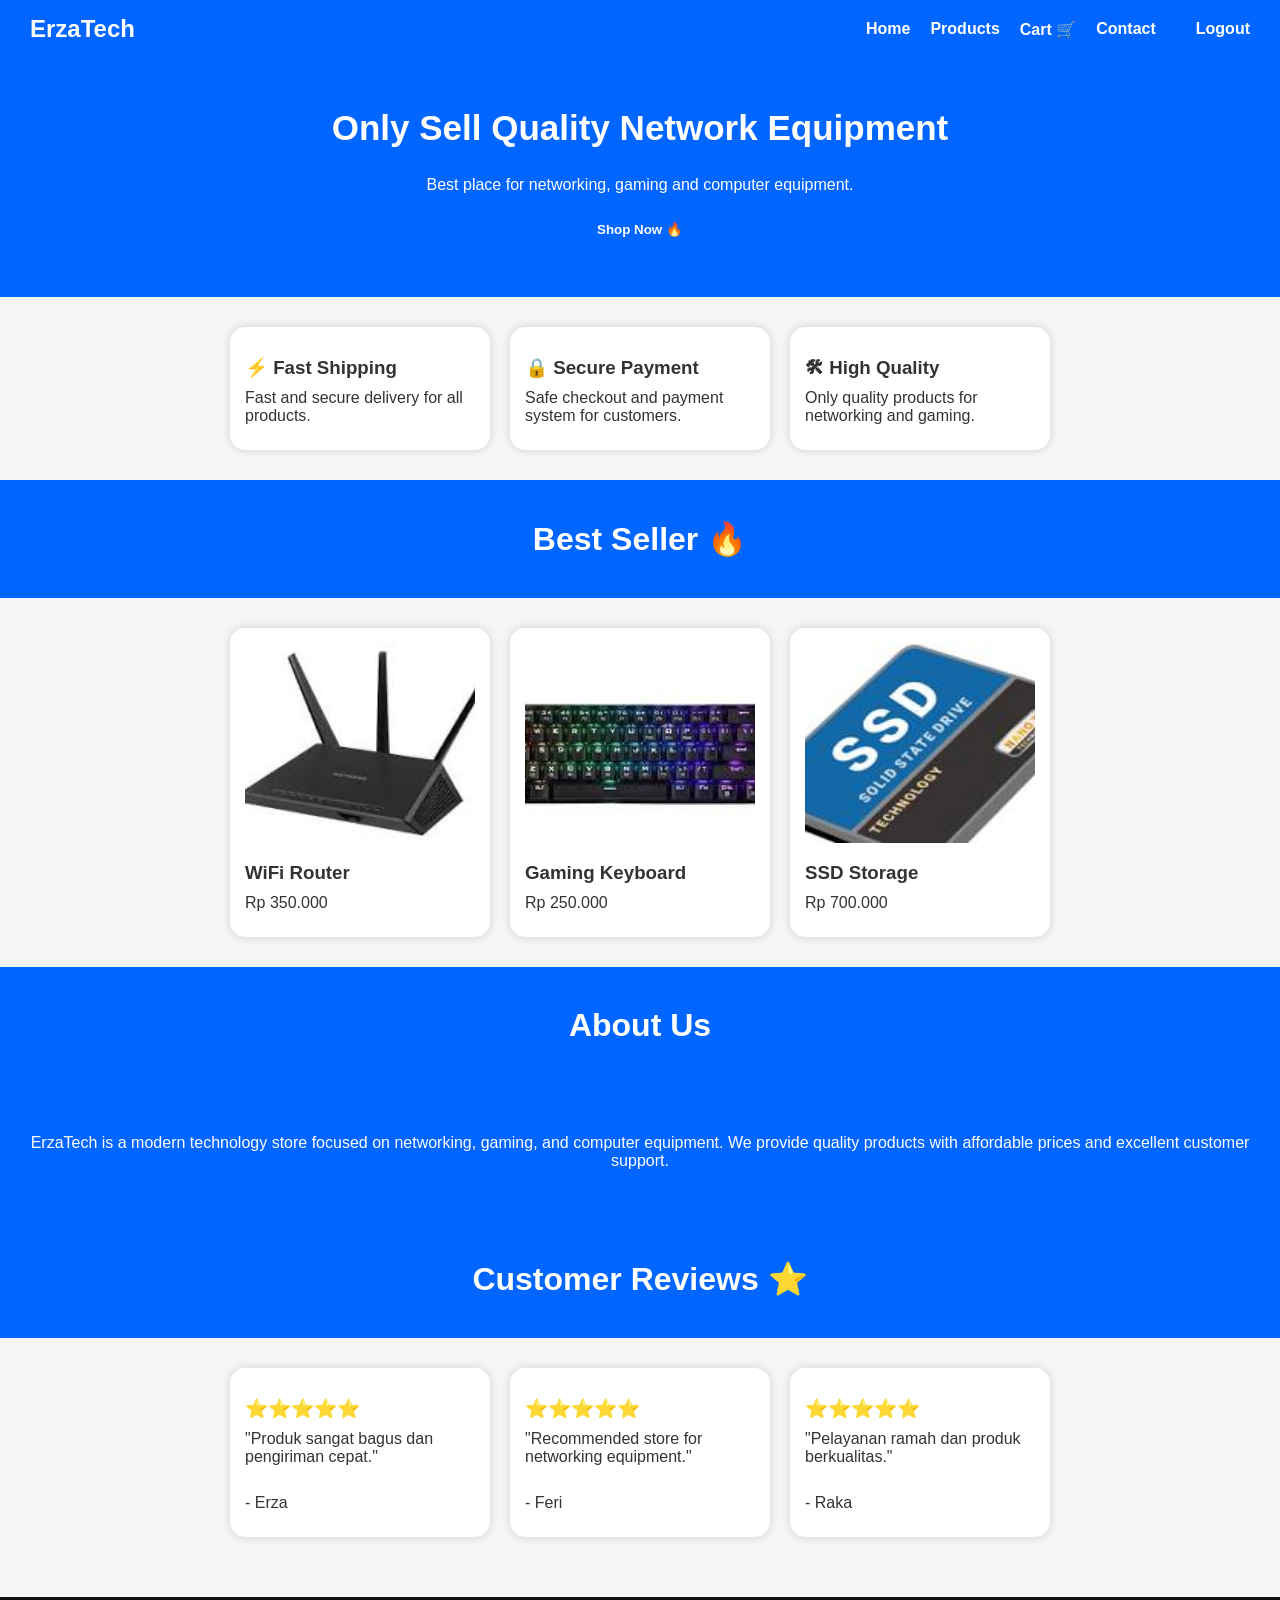
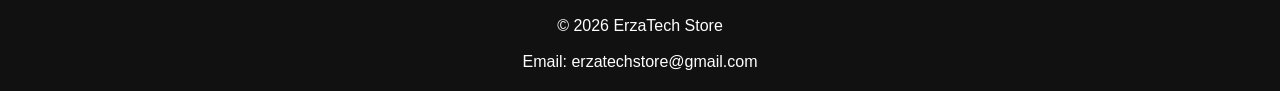
<file: index.html>
<!DOCTYPE html> <html lang="en"> <head>  <meta charset="UTF-8">  <meta name="viewport" content="width=device-width, initial-scale=1.0">  <title>ErzaTech</title>  <link rel="stylesheet" href="style.css">  </head> <body>  <nav>  <h1>ErzaTech</h1>  <ul>  <li><a href="index.html">Home</a></li>  <li><a href="products.html">Products</a></li>  <li><a href="cart.html">Cart 🛒</a></li>  <li><a href="contact.html">Contact</a></li>  <li id="welcomeUser"></li>  <li>  <a href="#" onclick="logout()">  Logout  </a>  </li>  </ul>  </nav>  <section class="hero">  <h2>  Only Sell Quality Network Equipment  </h2>  <br>  <p>  Best place for networking, gaming and computer equipment.  </p>  <br>  <a href="products.html">  <button>  Shop Now 🔥  </button>  </a>  </section>  <section class="products">  <div class="card">  <h3>⚡ Fast Shipping</h3>  <p>  Fast and secure delivery for all products.  </p>  </div>  <div class="card">  <h3>🔒 Secure Payment</h3>  <p>  Safe checkout and payment system for customers.  </p>  </div>  <div class="card">  <h3>🛠 High Quality</h3>  <p>  Only quality products for networking and gaming.  </p>  </div>  </section>  <header>  <h1>Best Seller 🔥</h1>  </header>  <section class="products">  <div class="card">  <img src="images/router.jpg">  <h3>WiFi Router</h3>  <p>Rp 350.000</p>  </div>  <div class="card">  <img src="images/keyboard.jpg">  <h3>Gaming Keyboard</h3>  <p>Rp 250.000</p>  </div>  <div class="card">  <img src="images/ssd.jpg">  <h3>SSD Storage</h3>  <p>Rp 700.000</p>  </div>  </section>  <header>  <h1>About Us</h1>  </header>  <section class="hero">  <p>  ErzaTech is a modern technology store focused on networking, gaming, and computer equipment.  We provide quality products with affordable prices and excellent customer support.  </p>  </section>  <header>  <h1>Customer Reviews ⭐</h1>  </header>  <section class="products">  <div class="card">  <h3>⭐⭐⭐⭐⭐</h3>  <p>  "Produk sangat bagus dan pengiriman cepat."  </p>  <br>  <p>- Erza</p>  </div>  <div class="card">  <h3>⭐⭐⭐⭐⭐</h3>  <p>  "Recommended store for networking equipment."  </p>  <br>  <p>- Feri</p>  </div>  <div class="card">  <h3>⭐⭐⭐⭐⭐</h3>  <p>  "Pelayanan ramah dan produk berkualitas."  </p>  <br>  <p>- Raka</p>  </div>  </section>  <footer>  <p>  © 2026 ErzaTech Store  </p>  <br>  <p>  Email: erzatechstore@gmail.com  </p>  </footer>  <script>  let user = localStorage.getItem( "loggedInUser" );  if(user){  document.getElementById( "welcomeUser" ).innerHTML =  "👋 " + user;  }  function logout(){  localStorage.removeItem( "loggedInUser" );  window.location.href = "login.html";  }  </script>  </body> </html>
</file>
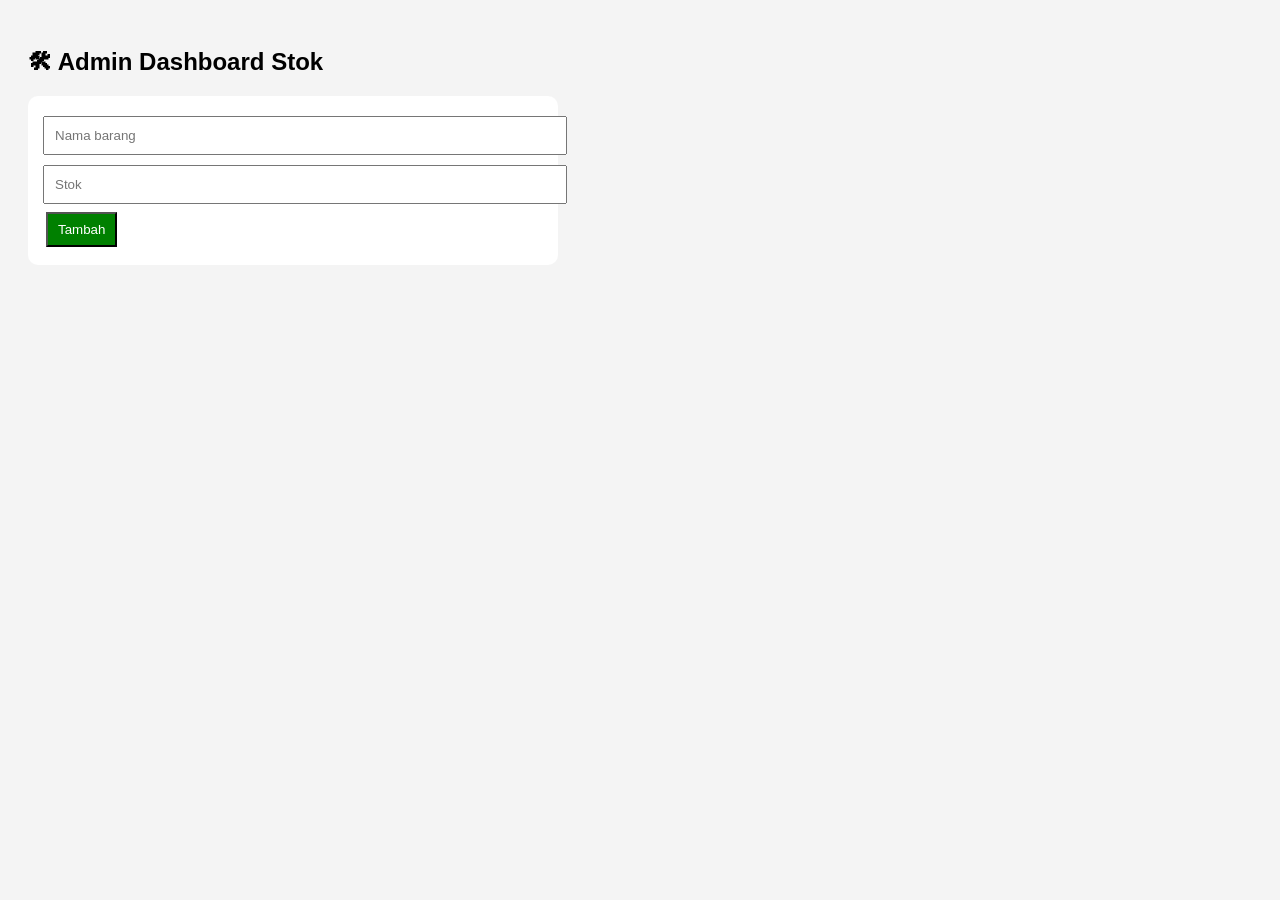
<file: admin.html>
<!DOCTYPE html> <html> <head>   <title>Admin Dashboard</title>    <style>     body {       font-family: Arial;       background: #f4f4f4;       padding: 20px;     }      .box {       background: white;       padding: 15px;       border-radius: 10px;       max-width: 500px;       margin-bottom: 20px;     }      input {       width: 100%;       padding: 10px;       margin: 5px 0;     }      button {       padding: 8px 10px;       margin: 3px;       cursor: pointer;     }      .item {       background: white;       padding: 10px;       margin: 10px 0;       border-radius: 8px;     }      .btn-add { background: green; color: white; }     .btn-del { background: red; color: white; }   </style> </head>  <body>    <h2>🛠 Admin Dashboard Stok</h2>    <div class="box">     <input id="nama" placeholder="Nama barang">     <input id="stok" type="number" placeholder="Stok">     <button class="btn-add" onclick="tambahBarang()">Tambah</button>   </div>    <div id="list"></div>  <script> function getData(){   return JSON.parse(localStorage.getItem("barang")) || []; }  function saveData(data){   localStorage.setItem("barang", JSON.stringify(data)); }  function tampil(){   let data = getData();   let html = "";    data.forEach((item,i)=>{     html += `       <div class="item">         <b>${item.nama}</b><br>         Stok: ${item.stok}<br><br>          <button onclick="tambahStok(${i})">+</button>         <button onclick="kurangStok(${i})">-</button>         <button class="btn-del" onclick="hapus(${i})">hapus</button>       </div>     `;   });    document.getElementById("list").innerHTML = html; }  function tambahBarang(){   let nama = document.getElementById("nama").value;   let stok = parseInt(document.getElementById("stok").value);    if(!nama || isNaN(stok)) return alert("Isi benar!");    let data = getData();   data.push({nama, stok});   saveData(data);   tampil(); }  function tambahStok(i){   let data = getData();   data[i].stok++;   saveData(data);   tampil(); }  function kurangStok(i){   let data = getData();   if(data[i].stok > 0) data[i].stok--;   saveData(data);   tampil(); }  function hapus(i){   let data = getData();   data.splice(i,1);   saveData(data);   tampil(); }  tampil(); </script>  </body> </html>
</file>
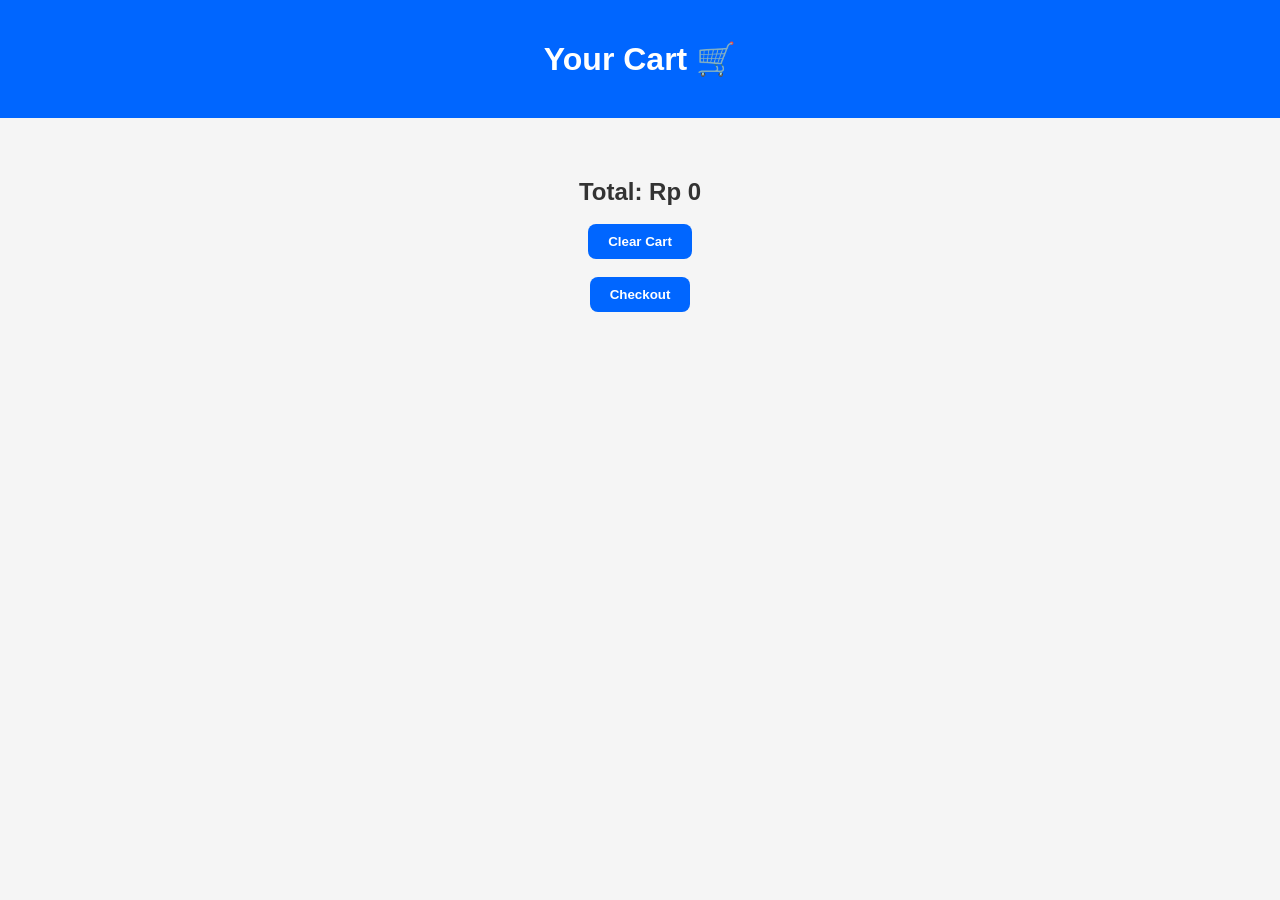
<file: cart.html>
<!DOCTYPE html> <html lang="en"> <head>  <meta charset="UTF-8">  <meta name="viewport" content="width=device-width, initial-scale=1.0">  <title>Cart - ErzaTech</title>  <link rel="stylesheet" href="style.css">  </head> <body>  <header>  <h1>Your Cart 🛒</h1>  </header>  <section class="products" id="cart-items">  </section>  <div style=" text-align:center; margin-bottom:30px; ">  <h2 id="total-price">  Total: Rp 0  </h2>  <br>  <button onclick="clearCart()">  Clear Cart  </button>  <br><br>  <button onclick="checkout()">  Checkout  </button>  </div>  <script>  let cart = JSON.parse(localStorage.getItem("cart")) || [];  let cartContainer = document.getElementById("cart-items");  let total = 0;  function convertPrice(price){  return Number( price.replace(/[^0-9]/g, "") );  }  function displayCart(){  cartContainer.innerHTML = "";  total = 0;  cart.forEach((product, index) => {  total += convertPrice(product.price);  cartContainer.innerHTML += `  <div class="card">  <img src="${product.image}" style=" width:100%; height:200px; object-fit:cover; ">  <h3>${product.name}</h3>  <p>${product.price}</p>  <button onclick="removeProduct(${index})">  Remove  </button>  </div>  `;  });  document.getElementById("total-price") .innerText = "Total: Rp " + total.toLocaleString("id-ID");  }  function removeProduct(index){  cart.splice(index, 1);  localStorage.setItem( "cart", JSON.stringify(cart) );  displayCart();  }  function clearCart(){  localStorage.removeItem("cart");  cart = [];  displayCart();  }  function checkout(){  window.location.href = "checkout.html";  }  displayCart();  </script>  </body> </html>
</file>
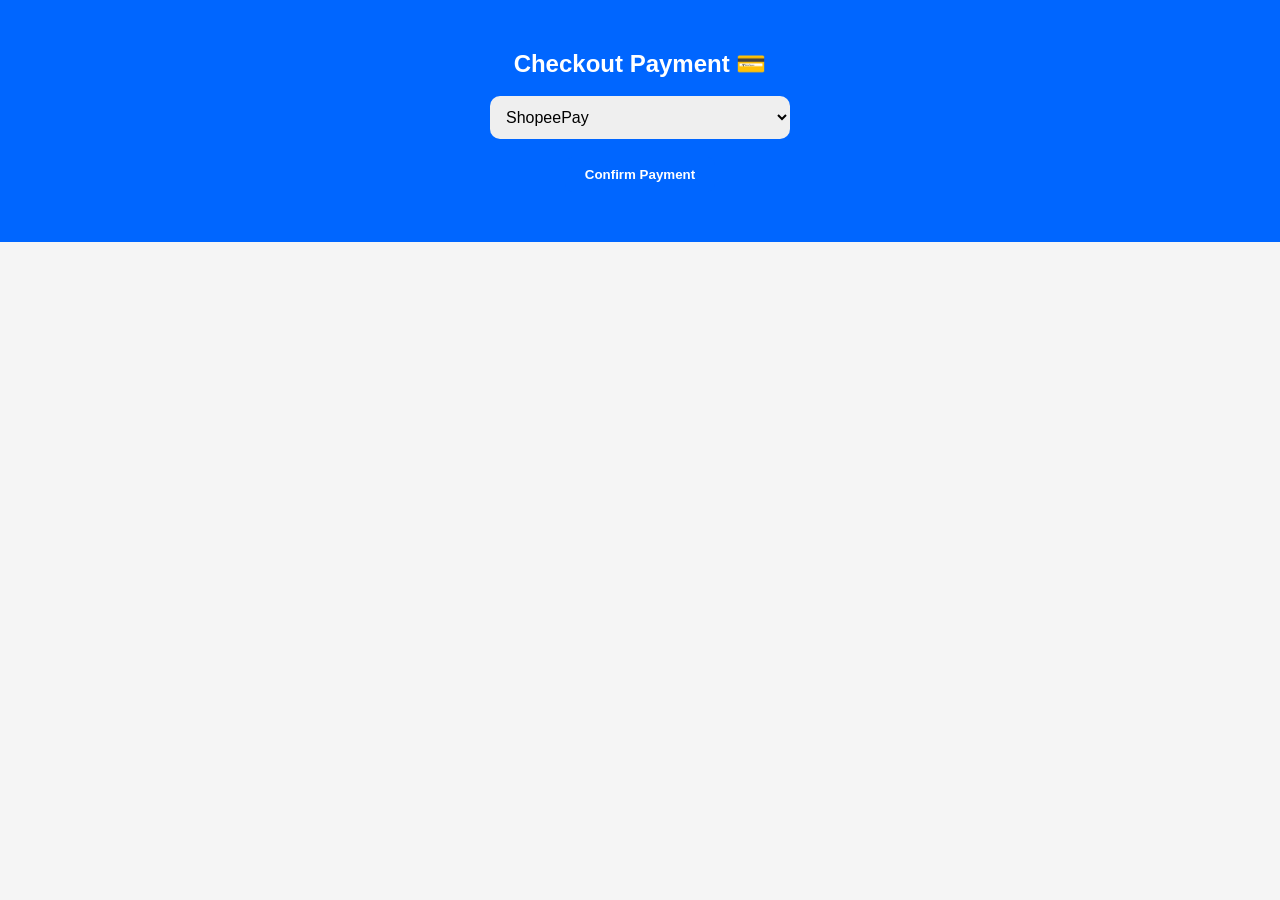
<file: checkout.html>
<!DOCTYPE html> <html lang="en"> <head>  <meta charset="UTF-8">  <meta name="viewport" content="width=device-width, initial-scale=1.0">  <title>Checkout</title>  <link rel="stylesheet" href="style.css">  </head> <body>  <section class="hero">  <h1>Checkout Payment 💳</h1>  <br>  <select id="payment-method" class="search-bar">  <option> ShopeePay </option>  <option> DANA </option>  <option> OVO </option>  <option> Bank Transfer </option>  </select>  <br><br>  <button onclick="confirmPayment()">  Confirm Payment  </button>  </section>  <script>  function confirmPayment(){  let cart = JSON.parse(localStorage.getItem("cart")) || [];  let orders = JSON.parse(localStorage.getItem("orders")) || [];  cart.forEach((product) => {  product.status = "Pending 📦";  orders.push(product);  });  localStorage.setItem( "orders", JSON.stringify(orders) );  localStorage.removeItem("cart");  window.location.href = "success.html";  }  </script>  </body> </html>
</file>
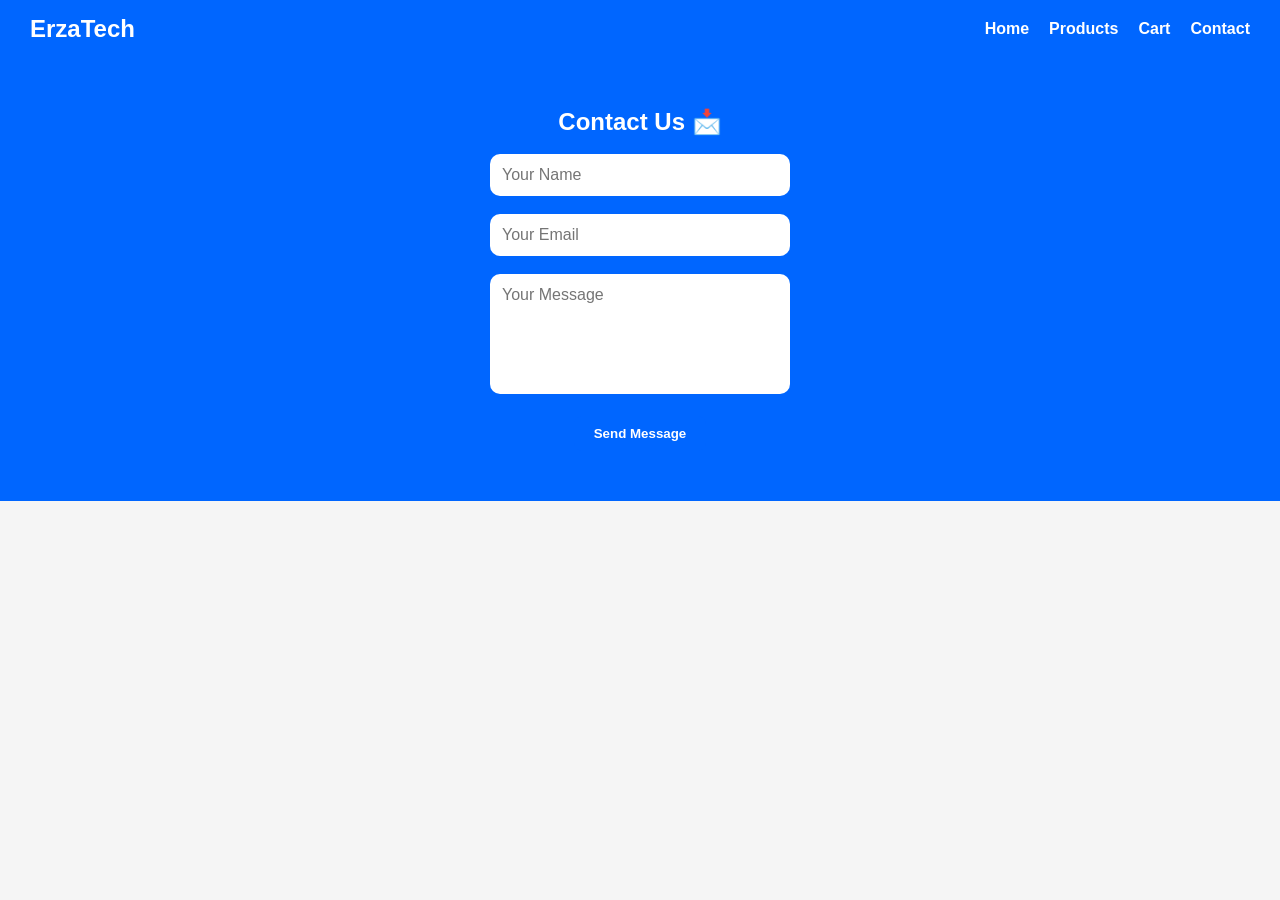
<file: contact.html>
<!DOCTYPE html> <html lang="en"> <head>  <meta charset="UTF-8">  <meta name="viewport" content="width=device-width, initial-scale=1.0">  <title>Contact - ErzaTech</title>  <link rel="stylesheet" href="style.css">  </head> <body>  <nav>  <h1>ErzaTech</h1>  <ul>  <li><a href="index.html">Home</a></li>  <li><a href="products.html">Products</a></li>  <li><a href="cart.html">Cart</a></li>  <li><a href="contact.html">Contact</a></li>  </ul>  </nav>  <section class="hero">  <h1>Contact Us 📩</h1>  <br>  <input type="text" id="name" placeholder="Your Name" class="search-bar">  <br><br>  <input type="email" id="email" placeholder="Your Email" class="search-bar">  <br><br>  <textarea id="message" placeholder="Your Message" style=" width:300px; max-width:90%; height:120px; padding:12px; border:none; border-radius:10px; resize:none; font-size:16px; "></textarea>  <br><br>  <button onclick="sendEmail()">  Send Message  </button>  </section>  <script>  function sendEmail(){  let name = document.getElementById("name").value;  let email = document.getElementById("email").value;  let message = document.getElementById("message").value;  let subject = "Message From ErzaTech Website";  let body =  "Name: " + name +  "%0D%0AEmail: " + email +  "%0D%0A%0D%0AMessage:%0D%0A" +  message;  window.location.href =  "mailto:raffaraditya141@gmail.com?subject="  + subject +  "&body=" + body;  }  </script>  </body> </html>
</file>
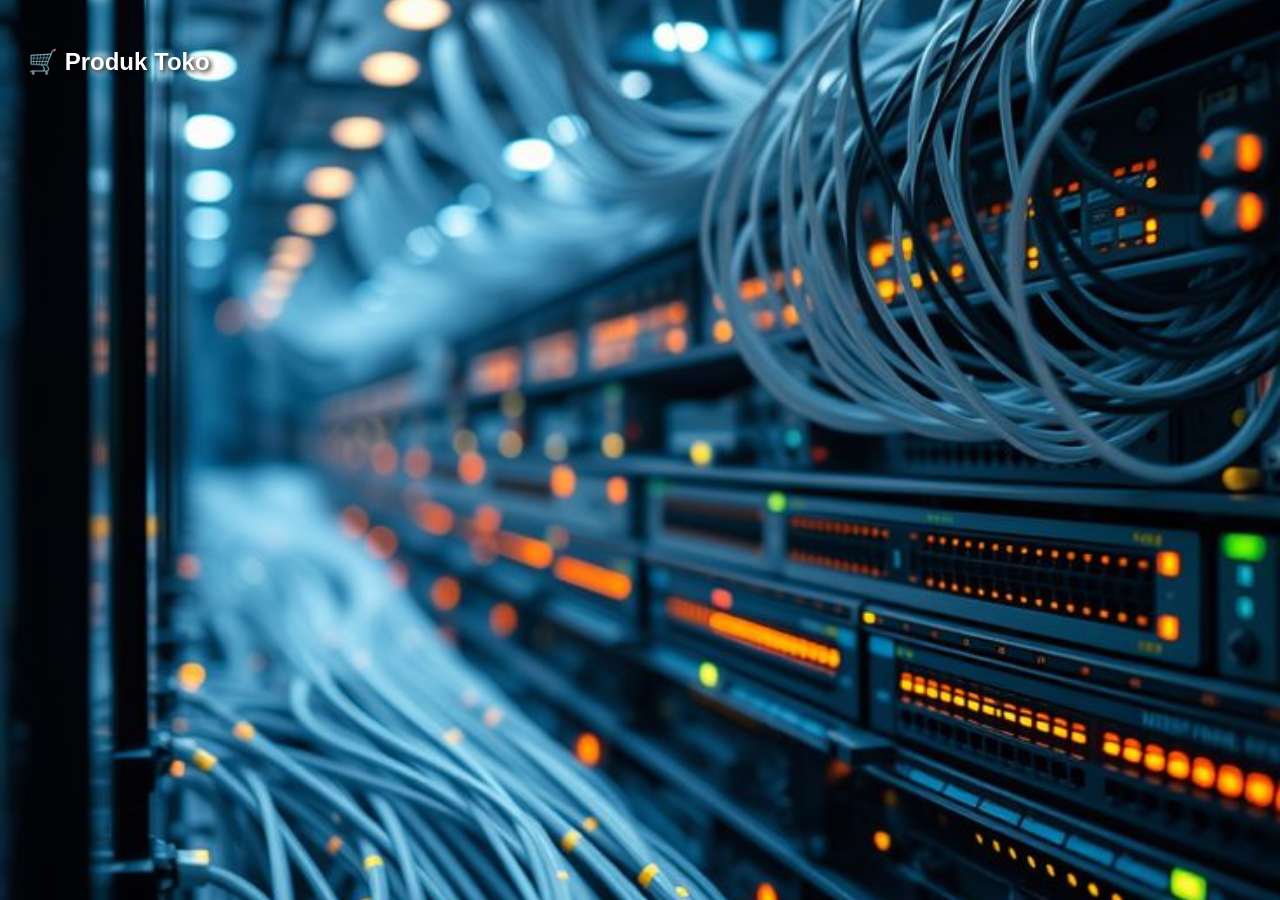
<file: home.html>
<!DOCTYPE html> <html> <head>   <title>Toko Online</title>    <style>     body {       font-family: Arial;        /* BACKGROUND GAMBAR */       background-image: url('bg.jpg');       background-size: cover;       background-position: center;       background-repeat: no-repeat;       background-attachment: fixed;        padding: 20px;     }      h2 {       color: white;       text-shadow: 2px 2px 5px black;     }      .grid {       display: grid;       grid-template-columns: repeat(2, 1fr);       gap: 10px;     }      .card {       background: rgba(255,255,255,0.95);       padding: 10px;       border-radius: 10px;       cursor: pointer;       box-shadow: 0 2px 5px rgba(0,0,0,0.3);     }      .card img {       width: 100%;       border-radius: 10px;     }      button {       background: #007bff;       color: white;       border: none;       padding: 8px;       width: 100%;       margin-top: 10px;       border-radius: 5px;       cursor: pointer;     }      button:disabled {       background: gray;     }      /* POPUP */     .popup {       display: none;       position: fixed;       top: 0;       left: 0;        width: 100%;       height: 100%;        background: rgba(0,0,0,0.6);        justify-content: center;       align-items: center;     }      .popup-content {       background: white;       padding: 15px;       width: 80%;       border-radius: 10px;     }      .close {       float: right;       font-size: 20px;       cursor: pointer;     }      .review {       background: #eee;       padding: 5px;       margin-top: 5px;       border-radius: 5px;     }   </style> </head>  <body>  <h2>🛒 Produk Toko</h2>  <div class="grid" id="produk"></div>  <!-- POPUP --> <div class="popup" id="popup">    <div class="popup-content">      <span class="close" onclick="tutupPopup()">✖</span>      <img id="pImg" style="width:100%; border-radius:10px;">      <h3 id="pName"></h3>      <p id="pDesc"></p>      <h4>⭐ Review</h4>      <div id="pReview"></div>    </div>  </div>  <script>  function getData(){   return JSON.parse(localStorage.getItem("barang")) || []; }  function saveData(data){   localStorage.setItem("barang", JSON.stringify(data)); }  function tampil(){    let data = getData();    let html = "";    data.forEach((item,i)=>{      let disabled = item.stok <= 0 ? "disabled" : "";      html += `       <div class="card" onclick="bukaPopup(${i})">          <img src="${item.img || 'https://via.placeholder.com/200'}">          <b>${item.nama}</b>          <p>Stok: ${item.stok}</p>          <button ${disabled}           onclick="event.stopPropagation(); beli(${i})">            ${item.stok <= 0 ? "Habis" : "Beli"}          </button>        </div>     `;   });    document.getElementById("produk").innerHTML = html; }  function beli(i){    let data = getData();    if(data[i].stok > 0){      data[i].stok--;      alert("Berhasil beli " + data[i].nama);   }    saveData(data);    tampil(); }  function bukaPopup(i){    let data = getData();    let item = data[i];    document.getElementById("pImg").src =     item.img || 'https://via.placeholder.com/200';    document.getElementById("pName").innerText =     item.nama;    document.getElementById("pDesc").innerText =     item.desc || "Belum ada deskripsi";    document.getElementById("pReview").innerHTML = `     <div class="review">⭐ Barang bagus banget</div>     <div class="review">⭐ Worth it</div>     <div class="review">⭐ Pengiriman cepat</div>   `;    document.getElementById("popup").style.display =     "flex"; }  function tutupPopup(){    document.getElementById("popup").style.display =     "none"; }  tampil();  </script>  </body> </html>
</file>
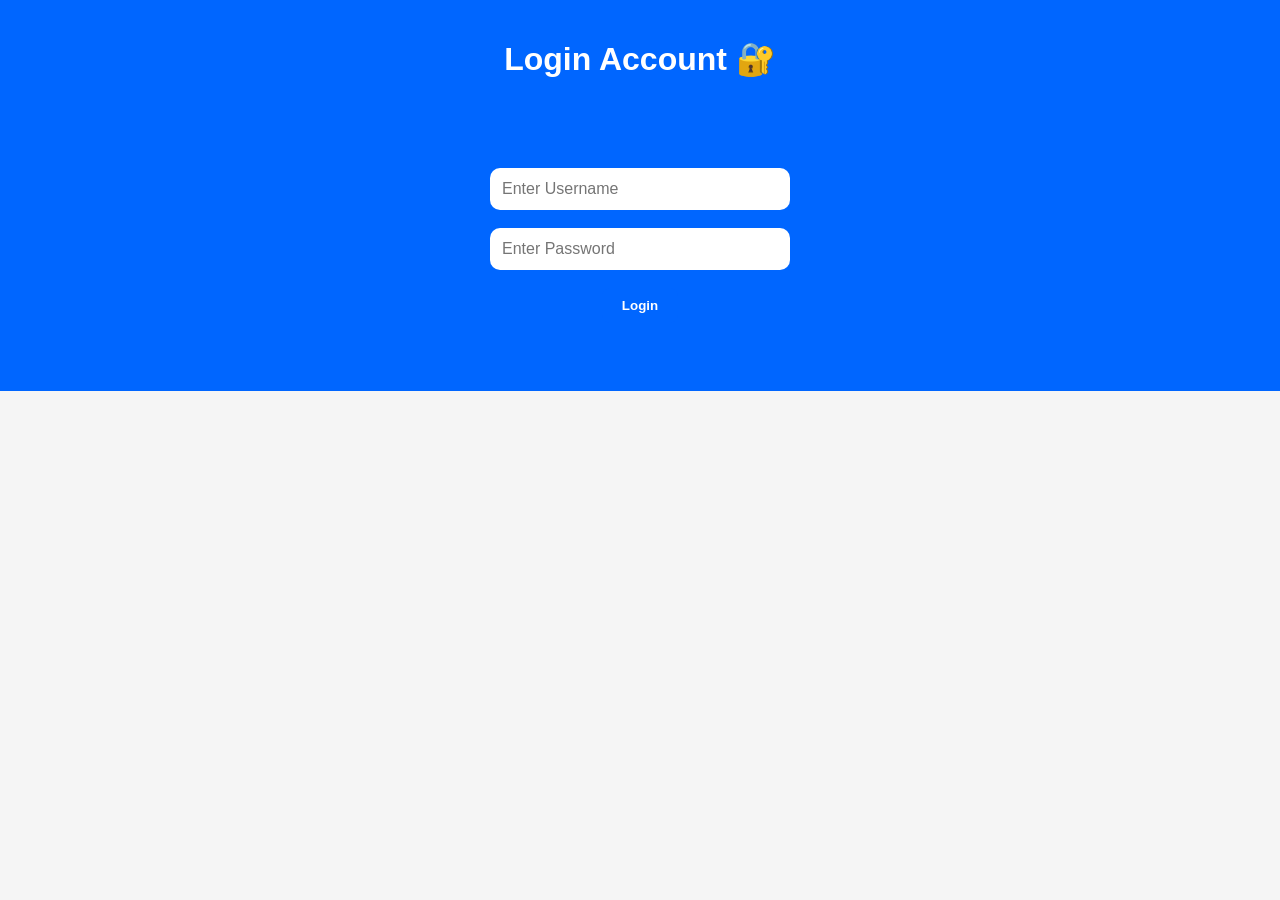
<file: login.html>
<!DOCTYPE html> <html lang="en"> <head>  <meta charset="UTF-8">  <meta name="viewport" content="width=device-width, initial-scale=1.0">  <title>Login - ErzaTech</title>  <link rel="stylesheet" href="style.css">  </head> <body>  <header>  <h1>Login Account 🔐</h1>  </header>  <section class="hero">  <input type="text" id="username" placeholder="Enter Username" class="search-bar">  <br><br>  <input type="password" id="password" placeholder="Enter Password" class="search-bar">  <br><br>  <button onclick="login()">  Login  </button>  <br><br>  <p id="message"></p>  </section>  <script>  function login(){  let username = document.getElementById("username").value;  let password = document.getElementById("password").value;  if( username === "admin" && password === "admin123" ){  localStorage.setItem( "loggedInUser", username );  let speech = new SpeechSynthesisUtterance( "Selamat datang admin" );  speech.lang = "id-ID";  window.speechSynthesis.speak(speech);  setTimeout(() => {  window.location.href = "admin.html";  }, 2000);  }else{  localStorage.setItem( "loggedInUser", username );  let speech = new SpeechSynthesisUtterance( "Selamat datang " + username );  speech.lang = "id-ID";  window.speechSynthesis.speak(speech);  setTimeout(() => {  window.location.href = "index.html";  }, 2000);  }  }  </script>  </body> </html>
</file>
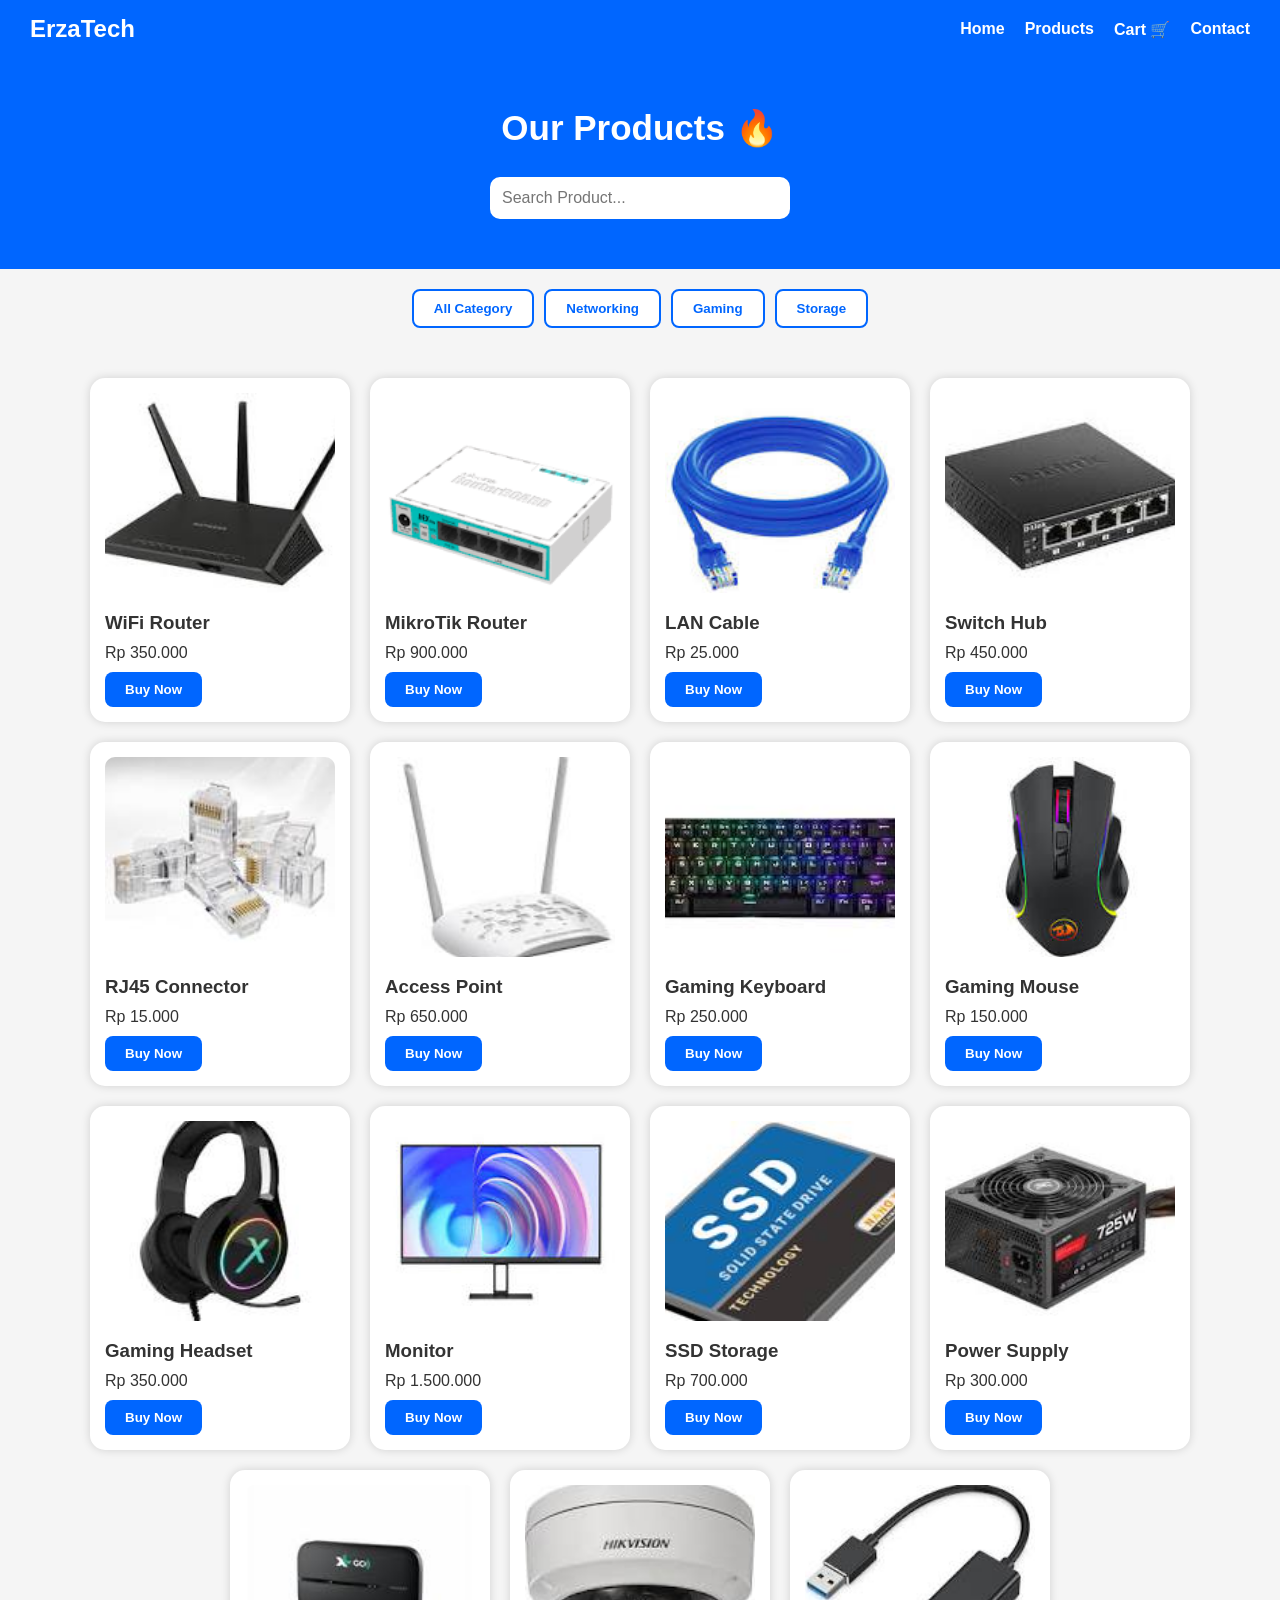
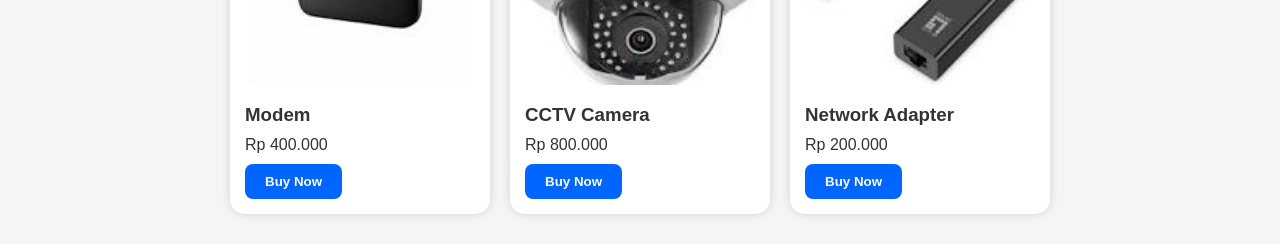
<file: products.html>
<!DOCTYPE html> <html lang="en"> <head>  <meta charset="UTF-8">  <meta name="viewport" content="width=device-width, initial-scale=1.0">  <title>Products - ErzaTech</title>  <link rel="stylesheet" href="style.css">  </head> <body>  <nav>  <h1>ErzaTech</h1>  <ul>  <li><a href="index.html">Home</a></li>  <li><a href="products.html">Products</a></li>  <li><a href="cart.html">Cart 🛒</a></li>  <li><a href="contact.html">Contact</a></li>  </ul>  </nav>  <section class="hero">  <h2>Our Products 🔥</h2>  <br>  <input type="text" id="searchInput" placeholder="Search Product..." class="search-bar">  </section>  <div class="category-buttons">  <button onclick="filterProducts('all')"> All Category </button>  <button onclick="filterProducts('network')"> Networking </button>  <button onclick="filterProducts('gaming')"> Gaming </button>  <button onclick="filterProducts('storage')"> Storage </button>  </div>  <section class="products" id="product-container">  </section>  <script>  let products = [  { name:"WiFi Router", price:"Rp 350.000", image:"images/router.jpg", category:"network" },  { name:"MikroTik Router", price:"Rp 900.000", image:"images/mikrotik.jpg", category:"network" },  { name:"LAN Cable", price:"Rp 25.000", image:"images/lan.jpg", category:"network" },  { name:"Switch Hub", price:"Rp 450.000", image:"images/switch.jpg", category:"network" },  { name:"RJ45 Connector", price:"Rp 15.000", image:"images/rj45.jpg", category:"network" },  { name:"Access Point", price:"Rp 650.000", image:"images/accesspoint.jpg", category:"network" },  { name:"Gaming Keyboard", price:"Rp 250.000", image:"images/keyboard.jpg", category:"gaming" },  { name:"Gaming Mouse", price:"Rp 150.000", image:"images/mouse.jpg", category:"gaming" },  { name:"Gaming Headset", price:"Rp 350.000", image:"images/headset.jpg", category:"gaming" },  { name:"Monitor", price:"Rp 1.500.000", image:"images/monitor.jpg", category:"gaming" },  { name:"SSD Storage", price:"Rp 700.000", image:"images/ssd.jpg", category:"storage" },  { name:"Power Supply", price:"Rp 300.000", image:"images/powersupply.jpg", category:"storage" },  { name:"Modem", price:"Rp 400.000", image:"images/modem.jpg", category:"storage" },  { name:"CCTV Camera", price:"Rp 800.000", image:"images/cctv.jpg", category:"storage" },  { name:"Network Adapter", price:"Rp 200.000", image:"images/adapter.jpg", category:"storage" }  ];  let container = document.getElementById( "product-container" );  function displayProducts(data){  container.innerHTML = "";  data.forEach((product) => {  container.innerHTML += `  <div class="card">  <img src="${product.image}">  <h3>${product.name}</h3>  <p>${product.price}</p>  <button onclick='addToCart( "${product.name}", "${product.price}", "${product.image}" )'>  Buy Now  </button>  </div>  `;  });  }  displayProducts(products);  function filterProducts(category){  if(category === "all"){  displayProducts(products);  }else{  let filtered = products.filter(product =>  product.category === category  );  displayProducts(filtered);  }  }  document.getElementById( "searchInput" ).addEventListener("keyup", function(){  let keyword = this.value.toLowerCase();  let filtered = products.filter(product =>  product.name .toLowerCase() .includes(keyword)  );  displayProducts(filtered);  });  function addToCart(name, price, image){  let cart = JSON.parse( localStorage.getItem("cart") ) || [];  cart.push({ name, price, image });  localStorage.setItem( "cart", JSON.stringify(cart) );  alert(name + " added to cart 🛒");  }  </script>  </body> </html>
</file>
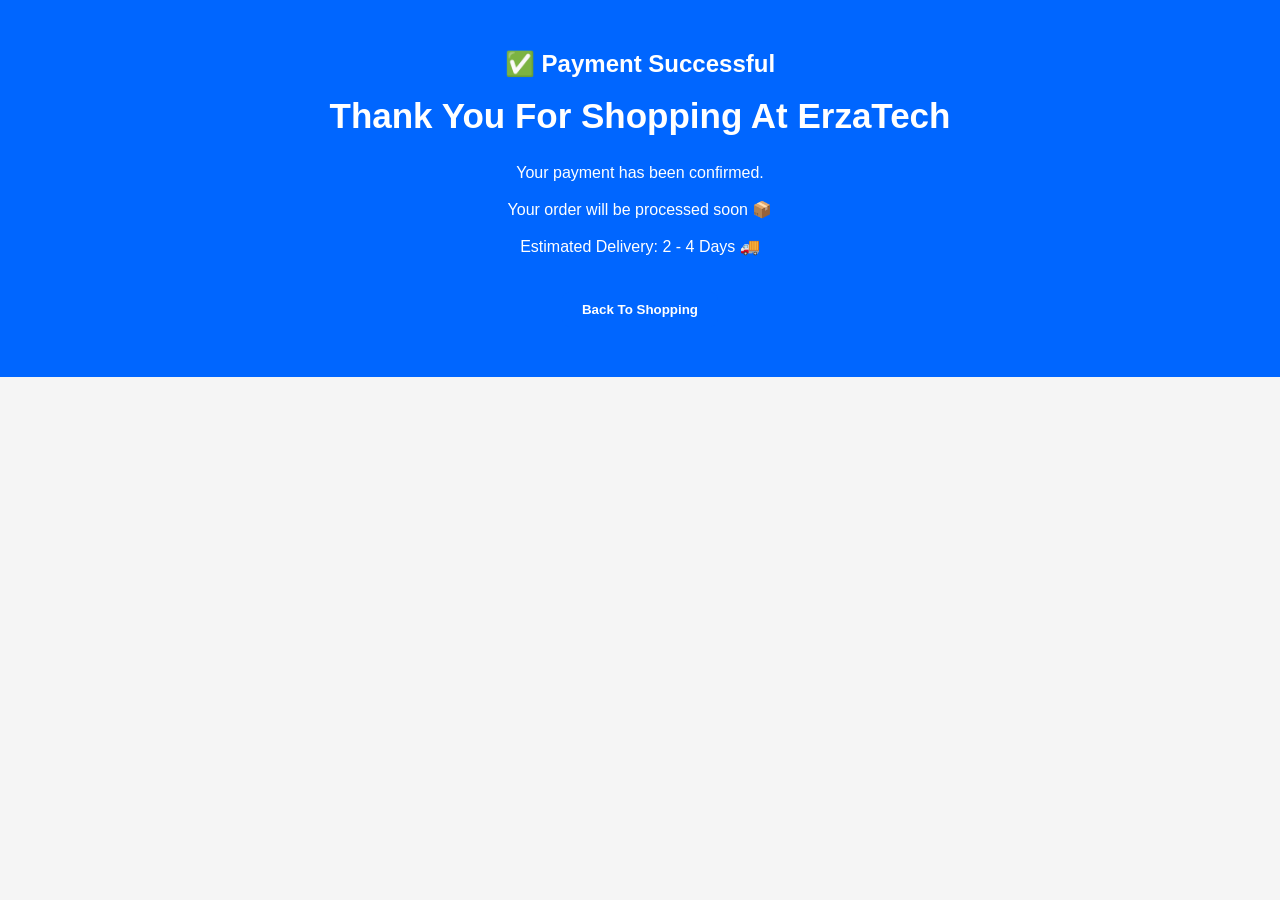
<file: success.html>
<!DOCTYPE html> <html lang="en"> <head>  <meta charset="UTF-8">  <meta name="viewport" content="width=device-width, initial-scale=1.0">  <title>Payment Success</title>  <link rel="stylesheet" href="style.css">  </head> <body>  <section class="hero">  <h1>✅ Payment Successful</h1>  <br>  <h2> Thank You For Shopping At ErzaTech </h2>  <br>  <p> Your payment has been confirmed. </p>  <br>  <p> Your order will be processed soon 📦 </p>  <br>  <p> Estimated Delivery: 2 - 4 Days 🚚 </p>  <br><br>  <a href="index.html">  <button> Back To Shopping </button>  </a>  </section>  </body> </html>
</file>
<file: style.css>
*{ margin:0; padding:0; box-sizing:border-box; font-family:Arial, sans-serif; }  body{ background:#f5f5f5; color:#333; }  nav{ background:#0066ff; padding:15px 30px; display:flex; justify-content:space-between; align-items:center; flex-wrap:wrap; }  nav h1{ color:white; }  nav ul{ display:flex; list-style:none; gap:20px; flex-wrap:wrap; }  nav ul li a{ color:white; text-decoration:none; font-weight:bold; transition:0.3s; }  nav ul li a:hover{ opacity:0.7; }  header{ background:#0066ff; color:white; padding:40px; text-align:center; }  .hero{ text-align:center; padding:50px 20px; background:#0066ff; color:white; }  .hero h2{ font-size:35px; margin-bottom:10px; }  .products{ display:flex; flex-wrap:wrap; justify-content:center; gap:20px; padding:30px; }  .card{ background:white; width:260px; border-radius:15px; padding:15px; box-shadow:0 0 10px rgba(0,0,0,0.15); transition:0.3s; }  .card:hover{ transform:translateY(-5px); box-shadow:0 0 20px rgba(0,0,0,0.2); }  .card img{ width:100%; height:200px; object-fit:cover; border-radius:10px; }  .card h3{ margin-top:15px; margin-bottom:10px; }  .card p{ margin-bottom:10px; }  button{ background:#0066ff; color:white; border:none; padding:10px 20px; border-radius:8px; cursor:pointer; transition:0.3s; font-weight:bold; }  button:hover{ background:#004ecc; transform:scale(1.03); }  .search-bar{ width:300px; max-width:90%; padding:12px; border:none; border-radius:10px; outline:none; font-size:16px; }  .category-buttons{ display:flex; justify-content:center; gap:10px; flex-wrap:wrap; padding:20px; }  .category-buttons button{ background:white; color:#0066ff; border:2px solid #0066ff; }  .category-buttons button:hover{ background:#0066ff; color:white; }  .stats{ display:flex; flex-wrap:wrap; gap:20px; justify-content:center; padding:30px; }  .stat-box{ background:white; width:220px; padding:25px; border-radius:15px; text-align:center; box-shadow:0 0 10px rgba(0,0,0,0.15); }  .stat-box h2{ font-size:32px; margin-bottom:10px; color:#0066ff; }  .order-section{ padding:30px; }  .order-card{ background:white; padding:20px; margin-bottom:20px; border-radius:15px; box-shadow:0 0 10px rgba(0,0,0,0.15); }  .order-card img{ width:100%; height:200px; object-fit:cover; border-radius:10px; }  .status-pending{ color:orange; font-weight:bold; }  .status-shipped{ color:green; font-weight:bold; }  footer{ background:#111; color:white; text-align:center; padding:20px; margin-top:30px; }  @media(max-width:768px){  nav{ flex-direction:column; gap:15px; }  .hero h2{ font-size:28px; }  .card{ width:90%; }  .stat-box{ width:90%; }  }.dark-mode{ background:#121212; color:white; }  .dark-mode nav{ background:#000; }  .dark-mode header{ background:#000; }  .dark-mode .hero{ background:#1e1e1e; color:white; }  .dark-mode .card{ background:#222; color:white; }  .dark-mode .stat-box{ background:#222; color:white; }  .dark-mode .order-card{ background:#222; color:white; }  .dark-mode footer{ background:#000; }
</file>
